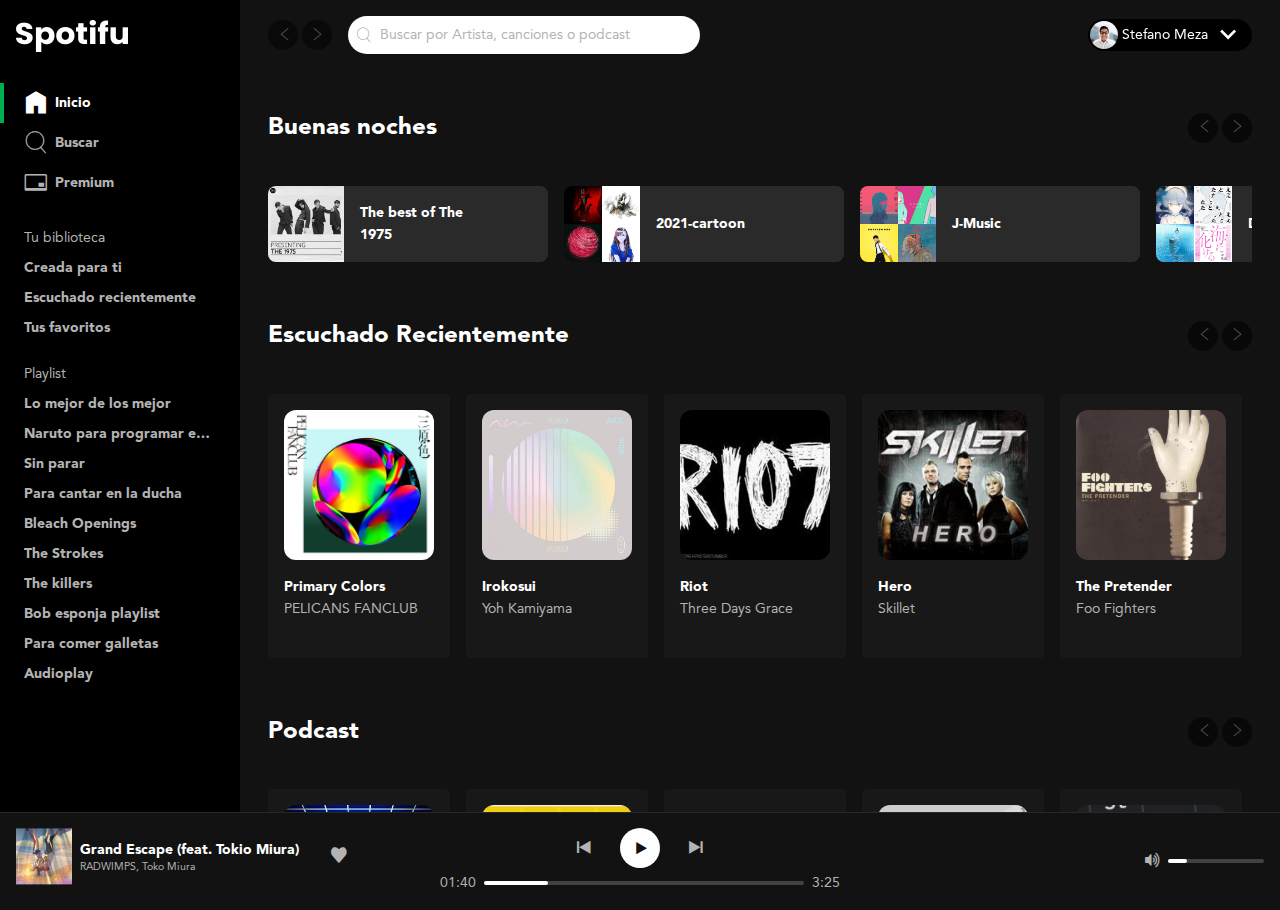
<file: index.html>
<!DOCTYPE html>
<html lang="en">
<head>
    <meta charset="UTF-8">
    <meta http-equiv="X-UA-Compatible" content="IE=edge">
    <meta name="viewport" content="width=device-width, initial-scale=1.0">
    <title>Spotifu</title>
    <link rel="stylesheet" href="./css/index.css">
    <meta property="og:title" content="Spotifu, the best music" />
    <meta property="og:type" content="website" />
    <meta property="og:url" content="" />
    <meta property="og:image" content="./img/spotifu-logo.png" />
    <meta property="og:description" 
    content="Heres the best music in the world, where you can download and heart it from free" />
    <link rel="apple-touch-icon" sizes="57x57" href="./favicon/apple-icon-57x57.png">
    <link rel="apple-touch-icon" sizes="60x60" href="./favicon/apple-icon-60x60.png">
    <link rel="apple-touch-icon" sizes="72x72" href="./favicon/apple-icon-72x72.png">
    <link rel="apple-touch-icon" sizes="76x76" href="./favicon/apple-icon-76x76.png">
    <link rel="apple-touch-icon" sizes="114x114" href="./favicon/apple-icon-114x114.png">
    <link rel="apple-touch-icon" sizes="120x120" href="./favicon/apple-icon-120x120.png">
    <link rel="apple-touch-icon" sizes="144x144" href="./favicon/apple-icon-144x144.png">
    <link rel="apple-touch-icon" sizes="152x152" href="./favicon/apple-icon-152x152.png">
    <link rel="apple-touch-icon" sizes="180x180" href="./favicon/apple-icon-180x180.png">
    <link rel="icon" type="image/png" sizes="192x192"  href="./favicon/android-icon-192x192.png">
    <link rel="icon" type="image/png" sizes="32x32" href="./favicon/favicon-32x32.png">
    <link rel="icon" type="image/png" sizes="96x96" href="./favicon/favicon-96x96.png">
    <link rel="icon" type="image/png" sizes="16x16" href="./favicon/favicon-16x16.png">
    <link rel="manifest" href="/manifest.json">
    <meta name="msapplication-TileColor" content="#ffffff">
    <meta name="msapplication-TileImage" content="/ms-icon-144x144.png">
    <meta name="theme-color" content="#ffffff">
</head>
<body class="body"> 
    <div class="layout">
       
            <div class="sidebar">
                    <header class="logo" role="banner">
                        <a href="/" aria-current="page">
                            <img src="img/spotifu-logo.png" alt="Logo de Spotifu" class="logo-image" width="112" height="32">
                        </a>
                    </header>
                    <nav class="menu" aria-label="Principal">
                        <ul class="menu-list">
                            <li class="menuItem is-active">
                                <a href="/" aria-current="page" class="link">
                                    <i class="icon-home" aria-hidden="true"></i> <span>Inicio</span>
                                </a>
                            </li>
                            <li class="menuItem">
                                <a href="/" aria-current="page" class="link">
                                    <i class="icon-search" ></i> <span>Buscar</span>
                                </a>
                            </li>
                            <li class="menuItem">
                                <a href="/" aria-current="page" class="link">
                                    <i class="icon-credit-card"></i> <span>Premium</span>
                                </a>
                            </li>
                        </ul>
                    </nav>
                    <nav class="list" aria-labelledby="library-navigation">
                        <h2 class="list-title" id="library-navigation">Tu biblioteca</h2>
                        <ul class="list-content">
                            <li class="list-item">
                                <a href="" class="link">Creada para ti</a>
                            </li>
                            <li class="list-item">
                                <a href="" class="link">Escuchado recientemente</a>
                            </li>
                            <li class="list-item">
                                <a href="" class="link">Tus favoritos</a>
                            </li>
                        </ul>
                    </nav>
                    <nav class="list" aria-labelledby="playlist-navigation">
                        <h2 class="list-title" id="playlist-navigation">Playlist</h2>
                        <ul class="list-content">
                            <li class="list-item">
                                <span class="ellipsis">
                                    <a href="" class="link">Lo mejor de los mejor</a>
                                </span>
                            </li>
                            <li class="list-item">
                                <span class="ellipsis">
                                    <a href="" class="link">Naruto para programar en la ducha</a>
                                </span>
                            </li>
                            <li class="list-item">
                                <span class="ellipsis">
                                    <a href="" class="link">Sin parar</a>
                                </span>
                            </li>
                            <li class="list-item">
                                <span class="ellipsis">
                                    <a href="" class="link">Para cantar en la ducha </a>
                                </span>
                            </li>
                            <li class="list-item">
                                <span class="ellipsis">
                                    <a href="" class="link">Bleach Openings</a>     
                                </span>
                            </li>
                            <li class="list-item">
                                <span class="ellipsis">
                                    <a href="" class="link">The Strokes</a>
                                </span>
                            </li>
                            <li class="list-item">
                                <span class="ellipsis">
                                    
                                    <a href="" class="link">The killers</a>
                                </span>
                            </li>
                            <li class="list-item">
                                <span class="ellipsis">
                                    
                                    <a href="" class="link">Bob esponja playlist</a>
                                </span>
                            </li>
                            <li class="list-item">
                                <span class="ellipsis">
                                    
                                    <a href="" class="link">Para comer galletas</a>
                                </span>
                            </li>
                            <li class="list-item">
                                <span class="ellipsis">
                                    
                                    <a href="" class="link">Audioplay</a>
                                </span>
                            </li>
                        </ul>
                    </nav>
            </div>
          
            <div class="page">
                    <div class="sticky">
                        <div class="page-block">
                            <header  class="header " aria-label="Barra superior y menú del usuario">
                                <div class="navigation">
                                    <button disabled href="" aria-label="Volver" title="Volver" class="navigation-prev">
                                        <i class="icon-arrow-left" aria-hidden="true"></i>
                                    </button>
                                    <button disabled href="" aria-label="Avanzar " title="Avanzar" class="navigation-next">
                                        <i class="icon-arrow-right" aria-hidden="true"></i>
                                    </button>
                                </div>
                                <form class="search" role="search" aria-label="Buscar por Artista, canciones o podcast" >
                                    <i class="icon-search" aria-hidden="true" ></i>
                                    <input type="search" placeholder="Buscar por Artista, canciones o podcast">
                                </form>
                                <div class="user">
                                    <div class="user-container">
                                        <div class="user-picture">
                                            <img src="img/profile.jpg" alt="Foto de Perfil Usuario Piero Meza">
                                        </div>
                                        <span class="user-name">Stefano Meza</span>
                                       
                                    </div>
                                    <i class="icon-vector"></i>
                                </div>
                            </header>
                        </div>
                    </div>
                    <main class="page-block">
                        <section class="playlistList" aria-labelledby="region1">
                            <div class="playlistList-top">
                                <h2 class="playlistList-title" id="region1">Buenas noches</h2>
                                <div class="navigation">
                                    <button disabled href="" aria-label="Volver" title="Volver" class="navigation-prev">
                                        <i class="icon-arrow-left" aria-hidden="true"></i>
                                    </button>
                                    <button disabled href="" aria-label="Avanzar " title="Avanzar" class="navigation-next">
                                        <i class="icon-arrow-right" aria-hidden="true"></i>
                                    </button>
                                </div>
                            </div>
                            <div class="playlistList-container">
                                <div class="playlistB">
                                    <div class="playlistB-cover">
                                        <img src="./img/playlistB/Best1975-pl.jpg" alt="Cover de la playlist The best of The 1975">
                                    </div>
                                    <div class="playlistB-details">
                                        <h3 class="playlistB-title"> <a href="./playlist.html">The best of The 1975</a> </h3>
                                        <div class="playlistB-control">
                                            <button class="buttonIcon is-primary" title="Reporducir la lista de reproducción The best of The 1975" aria-label="Reporducir la lista de reproducción The best of The 1975">
                                                <i class="icon-play" aria-hidden="true"></i>
                                            </button>
                                        </div>
                                    </div>
                                </div>
                                <div class="playlistB">
                                    <div class="playlistB-cover">
                                        <img src="./img/playlistB/cartoon-pl.jpg" alt="Cover de la playlist Anime Hits">
                                    </div>
                                    <div class="playlistB-details">
                                        <h3 class="playlistB-title"> <a href="./playlist2.html">2021-cartoon</a> </h3>
                                        <div class="playlistB-control">
                                            <button class="buttonIcon is-primary" title="Reporducir la lista de reproducción 2021-cartoon" aria-label="Reporducir la lista de reproducción 2021-cartoon">
                                                <i class="icon-play" aria-hidden="true"></i>
                                            </button>
                                        </div>
                                    </div>
                                </div>
                                <div class="playlistB">
                                    <div class="playlistB-cover">
                                        <img src="./img/playlistB/jmusic-pl.jpg" alt="Cover de la playlist Anime Hits">
                                    </div>
                                    <div class="playlistB-details">
                                        <h3 class="playlistB-title">J-Music</h3>
                                        <div class="playlistB-control">
                                            <button class="buttonIcon is-primary" title="Reporducir la lista de reproducción J-Music" aria-label="Reporducir la lista de reproducción J-Music">
                                                <i class="icon-play" aria-hidden="true"></i>
                                            </button>
                                        </div>
                                    </div>
                                </div>
                                <div class="playlistB">
                                    <div class="playlistB-cover">
                                        <img src="./img/playlistB/discover-pl.jpg" alt="Cover de la playlist Anime Hits">
                                    </div>
                                    <div class="playlistB-details">
                                        <h3 class="playlistB-title">Discover</h3>
                                        <div class="playlistB-control">
                                            <button class="buttonIcon is-primary" title="Reporducir la lista de reproducción Discover" aria-label="Reporducir la lista de reproducción Discover">
                                                <i class="icon-play" aria-hidden="true"></i>
                                            </button>
                                        </div>
                                    </div>
                                </div>
                                <div class="playlistB">
                                    <div class="playlistB-cover">
                                        <img src="./img/playlistB/rock-lp.jpg" alt="Cover de la playlist Rock of Ages">
                                    </div>
                                    <div class="playlistB-details">
                                        <h3 class="playlistB-title">Rock of Ages</h3>
                                        <div class="playlistB-control">
                                            <button class="buttonIcon is-primary" title="Reporducir la lista de reproducción Rock of Ages" aria-label="Reporducir la lista de reproducción Rock of Ages">
                                                <i class="icon-play" aria-hidden="true"></i>
                                            </button>
                                        </div>
                                    </div>
                                </div>
                                <div class="playlistB">
                                    <div class="playlistB-cover">
                                        <img src="./img/playlistB/garage-lp.jpg" alt="Cover de la playlist In the Garage">
                                    </div>
                                    <div class="playlistB-details">
                                        <h3 class="playlistB-title">In the Garage</h3>
                                        <div class="playlistB-control">
                                            <button class="buttonIcon is-primary" title="Reporducir la lista de reproducción In the Garage" aria-label="Reporducir la lista de reproducción In the Garage">
                                                <i class="icon-play" aria-hidden="true"></i>
                                            </button>
                                        </div>
                                    </div>
                                </div>
                                <div class="playlistB">
                                    <div class="playlistB-cover">
                                        <img src="./img/playlistB/GoPunkYourself-lp.jpg" alt="Cover de la playlist Go Punk Yourself">
                                    </div>
                                    <div class="playlistB-details">
                                        <h3 class="playlistB-title">Go Punk Yourself</h3>
                                        <div class="playlistB-control">
                                            <button class="buttonIcon is-primary" title="Reporducir la lista de reproducción Go Punk Yourself" aria-label="Reporducir la lista de reproducción Go Punk Yourself">
                                                <i class="icon-play" aria-hidden="true"></i>
                                            </button>
                                        </div>
                                    </div>
                                </div>
                                <div class="playlistB">
                                    <div class="playlistB-cover">
                                        <img src="./img/playlistB/knows-lp.jpg" alt="Cover de la playlist Youtube knows me well">
                                    </div>
                                    <div class="playlistB-details">
                                        <h3 class="playlistB-title">Gritando por la vida</h3>
                                        <div class="playlistB-control">
                                            <button class="buttonIcon is-primary" title="Reporducir la lista de reproducción Youtube knows me well" aria-label="Reporducir la lista de reproducción Youtube knows me well">
                                                <i class="icon-play" aria-hidden="true"></i>
                                            </button>
                                        </div>
                                    </div>
                                </div>
                                <div class="playlistB">
                                    <div class="playlistB-cover">
                                        <img src="./img/playlistB/busy-lp.jpg" alt="Cover de la playlist Busy">
                                    </div>
                                    <div class="playlistB-details">
                                        <h3 class="playlistB-title">Youtube knows me well</h3>
                                        <div class="playlistB-control">
                                            <button class="buttonIcon is-primary" title="Reporducir la lista de reproducción Youtube knows me well" aria-label="Reporducir la lista de reproducción Youtube knows me well">
                                                <i class="icon-play" aria-hidden="true"></i>
                                            </button>
                                        </div>
                                    </div>
                                </div>
                            </div>
                        </section>
                    
                        <section class="playlistList" aria-labelledby="region2">
                            <div class="playlistList-top">
                                <h2 class="playlistList-title" id="region2">Escuchado Recientemente</h2>
                                <div class="navigation">
                                    <button disabled href="" aria-label="Volver" title="Volver" class="navigation-prev">
                                        <i class="icon-arrow-left" aria-hidden="true"></i>
                                    </button>
                                    <button disabled href="" aria-label="Avanzar " title="Avanzar" class="navigation-next">
                                        <i class="icon-arrow-right" aria-hidden="true"></i>
                                    </button>
                                </div>
                            </div>
                            
                            <div class="playlistList-container">
                                <div class="playlistA">
                                    <div class="playlistA-cover">
                                        <img src="img/playlistA/primary-lp.jpg" alt="Cover de la canción Primary Colors por PELICANS FANCLUB">
                                        <button class="buttonIcon is-primary" aria-label="Reproducir" title="Reproducir">
                                            <i class="icon-play" aria-hidden="true"></i>
                                        </button>
                                    </div>
                                    <h3 class="playlistA-title">Primary Colors</h3>
                                    <h4 class="playlistA-description">PELICANS FANCLUB</h4>
                                </div>
                                <div class="playlistA">
                                    <div class="playlistA-cover">
                                        <img src="img/playlistA/irokosui-lp.jpg" alt="Cover de la canción Irokosui por Yoh Kamiyama">
                                        <button class="buttonIcon is-primary" aria-label="Reproducir" title="Reproducir">
                                            <i class="icon-play" aria-hidden="true"></i>
                                        </button>
                                    </div>
                                    <h3 class="playlistA-title">Irokosui</h3>
                                    <h4 class="playlistA-description">Yoh Kamiyama</h4>
                                </div>
                                <div class="playlistA">
                                    <div class="playlistA-cover">
                                        <img src="img/playlistA/riot-lp.jpg" alt="Cover de la canción Riot por Three Days Grace">
                                        <button class="buttonIcon is-primary" aria-label="Reproducir" title="Reproducir">
                                            <i class="icon-play" aria-hidden="true"></i>
                                        </button>
                                    </div>
                                    <h3 class="playlistA-title">Riot</h3>
                                    <h4 class="playlistA-description">Three Days Grace</h4>
                                </div>
                                <div class="playlistA">
                                    <div class="playlistA-cover">
                                        <img src="img/playlistA/hero.jpg" alt="Cover de la canción Hero por Skillet">
                                        <button class="buttonIcon is-primary" aria-label="Reproducir" title="Reproducir">
                                            <i class="icon-play" aria-hidden="true"></i>
                                        </button>
                                    </div>
                                    <h3 class="playlistA-title">Hero</h3>
                                    <h4 class="playlistA-description">Skillet</h4>
                                </div>
                                <div class="playlistA">
                                    <div class="playlistA-cover">
                                        <img src="img/playlistA/pretender.jpg" alt="Cover de la canción The Pretender por Foo Fighters">
                                        <button class="buttonIcon is-primary" aria-label="Reproducir" title="Reproducir">
                                            <i class="icon-play" aria-hidden="true"></i>
                                        </button>
                                    </div>
                                    <h3 class="playlistA-title">The Pretender</h3>
                                    <h4 class="playlistA-description">Foo Fighters</h4>
                                </div>
                                <div class="playlistA">
                                    <div class="playlistA-cover">
                                        <img src="img/playlistA/kid.jpg" alt="Cover de la canción You are Gonna Go Far, Kid por The Offspring">
                                        <button class="buttonIcon is-primary" aria-label="Reproducir" title="Reproducir">
                                            <i class="icon-play" aria-hidden="true"></i>
                                        </button>
                                    </div>
                                    <h3 class="playlistA-title">You are Gonna Go Far, Kid</h3>
                                    <h4 class="playlistA-description">The Offspring</h4>
                                </div>
                                <div class="playlistA">
                                    <div class="playlistA-cover">
                                        <img src="img/playlistA/pleaser.jpg" alt="Cover de la canción Pleaser por The Wallows">
                                        <button class="buttonIcon is-primary" aria-label="Reproducir" title="Reproducir">
                                            <i class="icon-play" aria-hidden="true"></i>
                                        </button>
                                    </div>
                                    <h3 class="playlistA-title">Pleaser</h3>
                                    <h4 class="playlistA-description">Wallows</h4>
                                </div>
                                <div class="playlistA">
                                    <div class="playlistA-cover">
                                        <img src="img/playlistA/Lean-on.jpg" alt="Cover de la canción Lean on por Major Lazer">
                                        <button class="buttonIcon is-primary" aria-label="Reproducir" title="Reproducir">
                                            <i class="icon-play" aria-hidden="true"></i>
                                        </button>
                                    </div>
                                    <h3 class="playlistA-title">Leon on</h3>
                                    <h4 class="playlistA-description">Major Lazer</h4>
                                </div>
                                <div class="playlistA">
                                    <div class="playlistA-cover">
                                        <img src="img/playlistA/takeonme.jpg" alt="Cover de la canción Take on Me por A-ha">
                                        <button class="buttonIcon is-primary" aria-label="Reproducir" title="Reproducir">
                                            <i class="icon-play" aria-hidden="true"></i>
                                        </button>
                                    </div>
                                    <h3 class="playlistA-title">Take on Me</h3>
                                    <h4 class="playlistA-description">A-ha</h4>
                                </div>
                            </div>
                        </section>
                        <section class="playlistList" aria-labelledby="region3">
                            <div class="playlistList-top">
                                <h2 class="playlistList-title" id="region3">Podcast</h2>
                                <div class="navigation">
                                    <button disabled href="" aria-label="Volver" title="Volver" class="navigation-prev">
                                        <i class="icon-arrow-left" aria-hidden="true"></i>
                                    </button>
                                    <button disabled href="" aria-label="Avanzar " title="Avanzar" class="navigation-next">
                                        <i class="icon-arrow-right" aria-hidden="true"></i>
                                    </button>
                                </div>
                            </div>
                            
                            <div class="playlistList-container">
                                <div class="playlistA">
                                    <div class="playlistA-cover">
                                        <img src="img/podcast/techstuff.jpg" alt="Cover del Podcast TechStuff">
                                        <button class="buttonIcon is-primary" aria-label="Reproducir" title="Reproducir">
                                            <i class="icon-play" aria-hidden="true"></i>
                                        </button>
                                    </div>
                                    <h3 class="playlistA-title">Tech Stuff</h3>
                                    <h4 class="playlistA-description">Jonathan Strickland</h4>
                                </div>
                                <div class="playlistA">
                                    <div class="playlistA-cover">
                                        <img src="img/podcast/javascript.jpg" alt="Cover del Podcast Javascript Jabber">
                                        <button class="buttonIcon is-primary" aria-label="Reproducir" title="Reproducir">
                                            <i class="icon-play" aria-hidden="true"></i>
                                        </button>
                                    </div>
                                    <h3 class="playlistA-title">Javascript Jabber</h3>
                                    <h4 class="playlistA-description">DevChat.TV</h4>
                                </div>
                                <div class="playlistA">
                                    <div class="playlistA-cover">
                                        <img src="img/podcast/tech.png" alt="Cover del Podcast Tecnologería">
                                        <button class="buttonIcon is-primary" aria-label="Reproducir" title="Reproducir">
                                            <i class="icon-play" aria-hidden="true"></i>
                                        </button>
                                    </div>
                                    <h3 class="playlistA-title">Tecnologería</h3>
                                    <h4 class="playlistA-description">Tecnologería.TV</h4>
                                </div>
                                <div class="playlistA ellipsis">
                                    <div class="playlistA-cover">
                                        <img src="img/podcast/procas.jpg" alt="Cover del Podcast Deja de PROCRASTINAR: consejos y estrategias para dejar de hacerlo">
                                        <button class="buttonIcon is-primary" aria-label="Reproducir" title="Reproducir">
                                            <i class="icon-play" aria-hidden="true"></i>
                                        </button>
                                    </div>
                                    <h3 class="playlistA-title">Deja de PROCRASTINAR: consejos y estrategias para dejar de hacerlo</h3>
                                    <h4 class="playlistA-description">MiduDev</h4>
                                </div>
                                <div class="playlistA ellipsis">
                                    <div class="playlistA-cover">
                                        <img src="img/podcast/stateofjs.jpg" alt="Cover del Podcast State of JS 2020 - Mesa redonda - ¿¡La muerte de Angular y Redux!?">
                                        <button class="buttonIcon is-primary" aria-label="Reproducir" title="Reproducir">
                                            <i class="icon-play" aria-hidden="true"></i>
                                        </button>
                                    </div>
                                    <h3 class="playlistA-title">State of JS 2020 - Mesa redonda - ¿¡La muerte de Angular y Redux!? </h3>
                                    <h4 class="playlistA-description">MiduDev</h4>
                                </div>
                                <div class="playlistA ellipsis">
                                    <div class="playlistA-cover">
                                        <img src="img/podcast/ceovercel.jpeg" alt="Cover del Podcast Entrevista a Guillermo Rauch, CEO de Vercel">
                                        <button class="buttonIcon is-primary" aria-label="Reproducir" title="Reproducir">
                                            <i class="icon-play" aria-hidden="true"></i>
                                        </button>
                                    </div>
                                    <h3 class="playlistA-title">Entrevista a Guillermo Rauch, CEO de Vercel</h3>
                                    <h4 class="playlistA-description">MiduDev</h4>
                                </div>
                                <div class="playlistA ellipsis">
                                    <div class="playlistA-cover">
                                        <img src="img/podcast/aple.jpg" alt="Cover del Podcast Qué esperamos del evento WWDC21 ">
                                        <button class="buttonIcon is-primary" aria-label="Reproducir" title="Reproducir">
                                            <i class="icon-play" aria-hidden="true"></i>
                                        </button>
                                    </div>
                                    <h3 class="playlistA-title ">Qué esperamos del evento WWDC21</h3>
                                    <h4 class="playlistA-description">MoureDev</h4>
                                </div>
                                <div class="playlistA ellipsis">
                                    <div class="playlistA-cover">
                                        <img src="img/podcast/hector.jpg" alt="Cover del Podcast Cursos de programación gratuitos vs de paga">
                                        <button class="buttonIcon is-primary" aria-label="Reproducir" title="Reproducir">
                                            <i class="icon-play" aria-hidden="true"></i>
                                        </button>
                                    </div>
                                    <h3 class="playlistA-title">Cursos de programación gratuitos vs de paga</h3>
                                    <h4 class="playlistA-description">Hector De Leon</h4>
                                </div>
                                <div class="playlistA  ellipsis">
                                    <div class="playlistA-cover">
                                        <img src="img/podcast/hola.jpg" alt="Cover del Podcast Hola Mundo ">
                                        <button class="buttonIcon is-primary" aria-label="Reproducir" title="Reproducir">
                                            <i class="icon-play" aria-hidden="true"></i>
                                        </button>
                                    </div>
                                    <h3 class="playlistA-title">Hola Mundo</h3>
                                    <h4 class="playlistA-description">Algo que recordar</h4>
                                </div>
                            </div>
                        </section>
                        <section class="playlistList" aria-labelledby="region4">
                            <div class="playlistList-top">
                                <h2 class="playlistList-title" id="region4">Lo mejor de lo mejor</h2>
                                <div class="navigation">
                                    <button disabled href="" aria-label="Volver" title="Volver" class="navigation-prev">
                                        <i class="icon-arrow-left" aria-hidden="true"></i>
                                    </button>
                                    <button disabled href="" aria-label="Avanzar " title="Avanzar" class="navigation-next">
                                        <i class="icon-arrow-right" aria-hidden="true"></i>
                                    </button>
                                </div>
                            </div>
                            
                            <div class="playlistList-container">
                                <div class="playlistA">
                                    <div class="playlistA-cover">
                                        <img src="img/lomejor/jungle.PNG" alt="Cover de la canción Jungle P por 5050">
                                        <button class="buttonIcon is-primary" aria-label="Reproducir" title="Reproducir">
                                            <i class="icon-play" aria-hidden="true"></i>
                                        </button>
                                    </div>
                                    <h3 class="playlistA-title"> Jungle P</h3>
                                    <h4 class="playlistA-description">5050</h4>
                                </div>
                                <div class="playlistA">
                                    <div class="playlistA-cover">
                                        <img src="img/lomejor/wecan.PNG" alt="Cover de la canción We can por Kishidan y Hiroshi Kitadani">
                                        <button class="buttonIcon is-primary" aria-label="Reproducir" title="Reproducir">
                                            <i class="icon-play" aria-hidden="true"></i>
                                        </button>
                                    </div>
                                    <h3 class="playlistA-title">We can</h3>
                                    <h4 class="playlistA-description">Kishidan y Hiroshi Kitadani</h4>
                                </div>
                                <div class="playlistA">
                                    <div class="playlistA-cover">
                                        <img src="img/lomejor/ohlove.PNG" alt="Cover de la canción Oh Love por Prateek Kuhad ">
                                        <button class="buttonIcon is-primary" aria-label="Reproducir" title="Reproducir">
                                            <i class="icon-play" aria-hidden="true"></i>
                                        </button>
                                    </div>
                                    <h3 class="playlistA-title">Oh Love</h3>
                                    <h4 class="playlistA-description">Prateek Kuhad</h4>
                                </div>
                                <div class="playlistA">
                                    <div class="playlistA-cover">
                                        <img src="img/lomejor/cold.PNG" alt="Cover de la canción Cold/mess por Prateek Kuhad ">
                                        <button class="buttonIcon is-primary" aria-label="Reproducir" title="Reproducir">
                                            <i class="icon-play" aria-hidden="true"></i>
                                        </button>
                                    </div>
                                    <h3 class="playlistA-title">COld/mess</h3>
                                    <h4 class="playlistA-description">Prateek Kuhad</h4>
                                </div>
                                <div class="playlistA">
                                    <div class="playlistA-cover">
                                        <img src="img/lomejor/liveitup.PNG" alt="Cover de la canción Live it Up por Nicky Jam & Will Smith">
                                        <button class="buttonIcon is-primary" aria-label="Reproducir" title="Reproducir">
                                            <i class="icon-play" aria-hidden="true"></i>
                                        </button>
                                    </div>
                                    <h3 class="playlistA-title">Live it Up</h3>
                                    <h4 class="playlistA-description">Nicky Jam & Will Smith</h4>
                                </div>
                                <div class="playlistA">
                                    <div class="playlistA-cover">
                                        <img src="img/lomejor/levels.png" alt="Cover de la canción Levels por Avicci ">
                                        <button class="buttonIcon is-primary" aria-label="Reproducir" title="Reproducir">
                                            <i class="icon-play" aria-hidden="true"></i>
                                        </button>
                                    </div>
                                    <h3 class="playlistA-title">Levels</h3>
                                    <h4 class="playlistA-description"> Avicci</h4>
                                </div>
                                <div class="playlistA">
                                    <div class="playlistA-cover">
                                        <img src="img/lomejor/cant.jpg" alt="Cover de la canción Cant Hold Us por Macklemore & Ryan Lewis ">
                                        <button class="buttonIcon is-primary" aria-label="Reproducir" title="Reproducir">
                                            <i class="icon-play" aria-hidden="true"></i>
                                        </button>
                                    </div>
                                    <h3 class="playlistA-title">Cant Hold Us</h3>
                                    <h4 class="playlistA-description">Macklemore & Ryan Lewis</h4>
                                </div>
                                <div class="playlistA">
                                    <div class="playlistA-cover">
                                        <img src="img/lomejor/beli.PNG" alt="Cover de la canción Beliver por Imagine Dragons">
                                        <button class="buttonIcon is-primary" aria-label="Reproducir" title="Reproducir">
                                            <i class="icon-play" aria-hidden="true"></i>
                                        </button>
                                    </div>
                                    <h3 class="playlistA-title">Beliver</h3>
                                    <h4 class="playlistA-description">Imagine Dragons</h4>
                                </div>
                                <div class="playlistA">
                                    <div class="playlistA-cover">
                                        <img src="img/lomejor/radio.PNG" alt="Cover de la canción Radioctive por Imagine Dragons">
                                        <button class="buttonIcon is-primary" aria-label="Reproducir" title="Reproducir">
                                            <i class="icon-play" aria-hidden="true"></i>
                                        </button>
                                    </div>
                                    <h3 class="playlistA-title">Radioctive</h3>
                                    <h4 class="playlistA-description">Imagine Dragons</h4>
                                </div>
                            </div>
                        </section>
                    </main>
            </div>
        
   
        <footer>
            <div class="player">
                    <div class="player-nowPlaying">
                        <div class="nowPlaying">
                            <div class="nowPlaying-cover">
                                <img src="img/MiniCover.png" alt="Portada Grand Scape">
                            </div>
                            <div class="nowPlaying-details">
                                <div class="nowPlaying-description">
                                    <a href="#song" class="nowPlaying-title">
                                        Grand Escape (feat. Tokio Miura) 
                                    </a> 
                                    <a href="#RADWIMPS" class="nowPlaying-artist"> 
                                        RADWIMPS, Toko Miura 
                                    </a> 
                                </div>
                                <div class="nowPlaying-actions">
                                    <button class="player-control"  role="switch" title="Guardar en tu biblioteca" aria-label="Guardar en tu biblioteca" aria-checked="false">
                                        <i class="icon-heart" aria-hidden="true"></i>
                                    </button>
                                </div>
                               
                            </div>
                        </div>
                    </div>
                    <div class="player-PlayerControls">
                        <div class="playerControls">
                            <div class="playerControls-buttons" aria-label="Controles de reproducción">
                                <button class="buttonIcon" aria-label="Anterior" title="Anterior">
                                    <i class="icon-prev" aria-hidden="true"></i>
                                </button>
                                <button class="buttonIcon is-white" aria-label="Reproducir">
                                    <i class="icon-play" aria-hidden="true"></i>
                                </button>
                                <button class="buttonIcon" aria-label="Siguiente" title="Siguiente">
                                    <i class="icon-next" aria-hidden="true"></i>
                                </button>
                            </div>
                            
                            <div class="playerPlayback">
                                <span class="playerPlayback-progressTime">01:40</span>
                                <div class="playerPlayback-slider">
                                    <div class="slider">
                                        <div class="slider-progress">
                                            <button class="slider-button" aria-label="Controlar el progreso de la reproducción"></button>
                                        </div>
                                    </div>
                                </div>
                                <span class="playPlayback-progressTime">3:25</span>
                            </div>
                        </div>
                    </div>
                    <div class="player-playerVolumen">
                        <div class="playerVolumen">
                            <button class="player-control" aria-describedby="volumen-icon" aria-label="Silenciar">
                                <i class="icon-volume-up" id="volumen-icon" aria-hidden="true" role="presentation" aria-label="Volumen alto"></i>
                            </button>
                            <div class="playerVolumen-slider">
                                <div class="slider">
                                    <div class="slider-progress">
                                        <button class="slider-button" aria-label="Controlar el progreso de la reproducción"></button>
                                    </div>
                                </div>
                            </div>
                        </div>
                    </div>
            </div>

        </footer>
        
    </div>


</body>
</html>
</file>
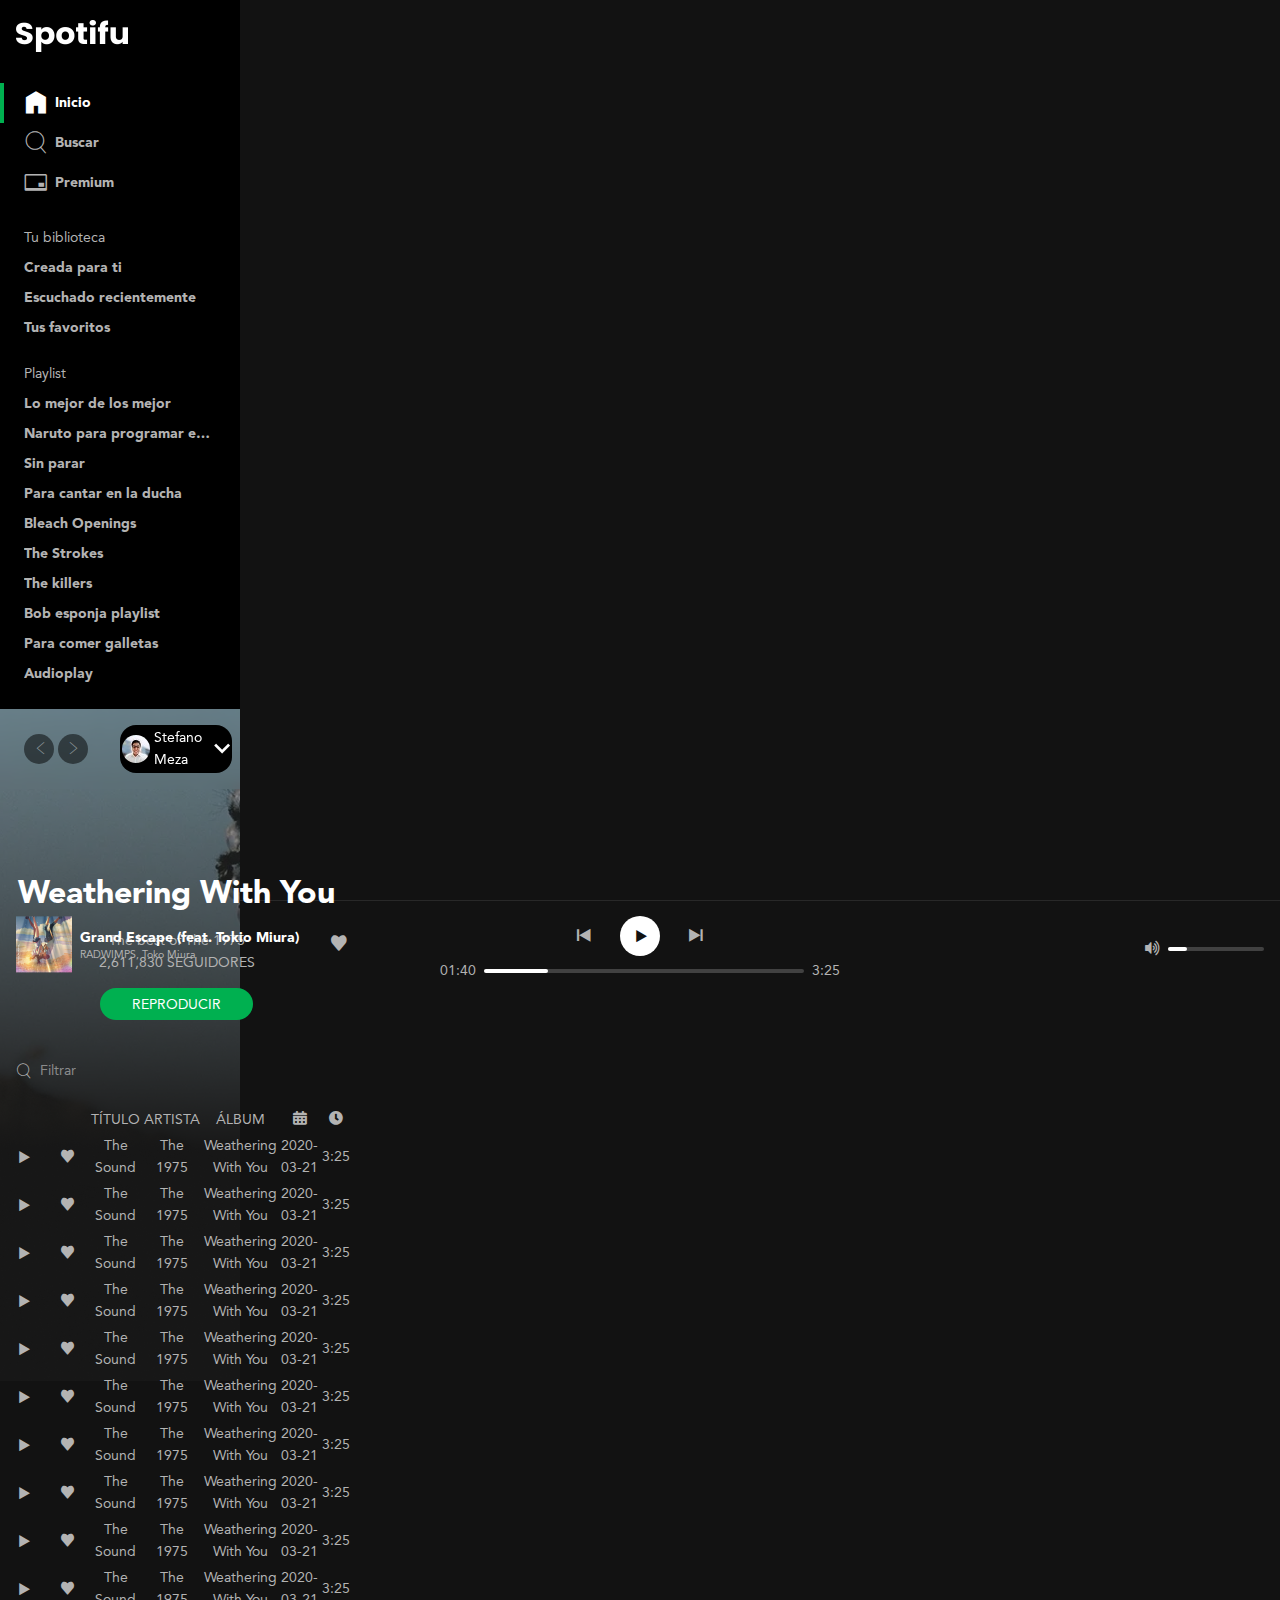
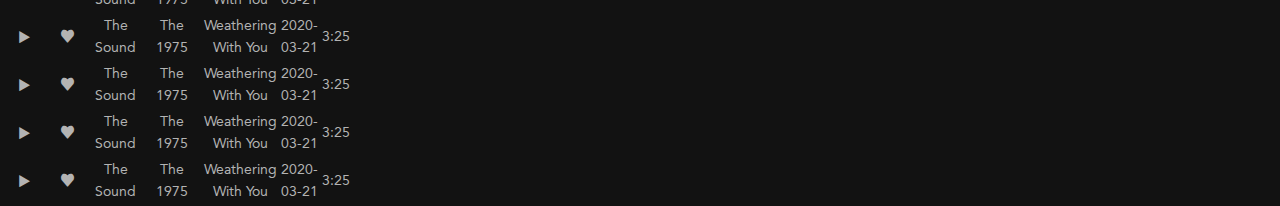
<file: playlist.html>
<!DOCTYPE html>
<html lang="en">
<head>
    <meta charset="UTF-8">
    <meta http-equiv="X-UA-Compatible" content="IE=edge">
    <meta name="viewport" content="width=device-width, initial-scale=1.0">
    <title>Spotifu</title>
    <link rel="stylesheet" href="./css/index.css">
    <meta property="og:title" content="Spotifu, the best music" />
    <meta property="og:type" content="website" />
    <meta property="og:url" content="" />
    <meta property="og:image" content="./img/spotifu-logo.png" />
    <meta property="og:description" 
    content="Heres the best music in the world, where you can download and heart it from free" />
    <link rel="apple-touch-icon" sizes="57x57" href="./favicon/apple-icon-57x57.png">
    <link rel="apple-touch-icon" sizes="60x60" href="./favicon/apple-icon-60x60.png">
    <link rel="apple-touch-icon" sizes="72x72" href="./favicon/apple-icon-72x72.png">
    <link rel="apple-touch-icon" sizes="76x76" href="./favicon/apple-icon-76x76.png">
    <link rel="apple-touch-icon" sizes="114x114" href="./favicon/apple-icon-114x114.png">
    <link rel="apple-touch-icon" sizes="120x120" href="./favicon/apple-icon-120x120.png">
    <link rel="apple-touch-icon" sizes="144x144" href="./favicon/apple-icon-144x144.png">
    <link rel="apple-touch-icon" sizes="152x152" href="./favicon/apple-icon-152x152.png">
    <link rel="apple-touch-icon" sizes="180x180" href="./favicon/apple-icon-180x180.png">
    <link rel="icon" type="image/png" sizes="192x192"  href="./favicon/android-icon-192x192.png">
    <link rel="icon" type="image/png" sizes="32x32" href="./favicon/favicon-32x32.png">
    <link rel="icon" type="image/png" sizes="96x96" href="./favicon/favicon-96x96.png">
    <link rel="icon" type="image/png" sizes="16x16" href="./favicon/favicon-16x16.png">
    <link rel="manifest" href="/manifest.json">
    <meta name="msapplication-TileColor" content="#ffffff">
    <meta name="msapplication-TileImage" content="/ms-icon-144x144.png">
    <meta name="theme-color" content="#ffffff">
</head>
<body class="body"> 
    
    <div class="layout">
        <div class="layout-block">
            <div class="layout-sidebar">
                <div class="sidebar">
                    <header class="logo" role="banner">
                        <a href="/" aria-current="page">
                            <img src="img/spotifu-logo.png" alt="Logo de Spotifu" class="logo-image" width="112" height="32">
                        </a>
                    </header>
                    <nav class="menu" aria-label="Principal">
                        <ul class="menu-list">
                            <li class="menuItem is-active">
                                <a href="/" aria-current="page" class="link">
                                    <i class="icon-home" aria-hidden="true"></i> <span>Inicio</span>
                                </a>
                            </li>
                            <li class="menuItem">
                                <a href="/" aria-current="page" class="link">
                                    <i class="icon-search" ></i> <span>Buscar</span>
                                </a>
                            </li>
                            <li class="menuItem">
                                <a href="/" aria-current="page" class="link">
                                    <i class="icon-credit-card"></i> <span>Premium</span>
                                </a>
                            </li>
                        </ul>
                    </nav>
                    <nav class="list" aria-labelledby="library-navigation">
                        <h2 class="list-title" id="library-navigation">Tu biblioteca</h2>
                        <ul class="list-content">
                            <li class="list-item">
                                <a href="" class="link">Creada para ti</a>
                            </li>
                            <li class="list-item">
                                <a href="" class="link">Escuchado recientemente</a>
                            </li>
                            <li class="list-item">
                                <a href="" class="link">Tus favoritos</a>
                            </li>
                        </ul>
                    </nav>
                    <nav class="list" aria-labelledby="playlist-navigation">
                        <h2 class="list-title" id="playlist-navigation">Playlist</h2>
                        <ul class="list-content">
                            <li class="list-item">
                                <span class="ellipsis">
                                    <a href="" class="link">Lo mejor de los mejor</a>
                                </span>
                            </li>
                            <li class="list-item">
                                <span class="ellipsis">
                                    <a href="" class="link">Naruto para programar en la ducha</a>
                                </span>
                            </li>
                            <li class="list-item">
                                <span class="ellipsis">
                                    <a href="" class="link">Sin parar</a>
                                </span>
                            </li>
                            <li class="list-item">
                                <span class="ellipsis">
                                    <a href="" class="link">Para cantar en la ducha </a>
                                </span>
                            </li>
                            <li class="list-item">
                                <span class="ellipsis">
                                    <a href="" class="link">Bleach Openings</a>     
                                </span>
                            </li>
                            <li class="list-item">
                                <span class="ellipsis">
                                    <a href="" class="link">The Strokes</a>
                                </span>
                            </li>
                            <li class="list-item">
                                <span class="ellipsis">
                                    
                                    <a href="" class="link">The killers</a>
                                </span>
                            </li>
                            <li class="list-item">
                                <span class="ellipsis">
                                    
                                    <a href="" class="link">Bob esponja playlist</a>
                                </span>
                            </li>
                            <li class="list-item">
                                <span class="ellipsis">
                                    
                                    <a href="" class="link">Para comer galletas</a>
                                </span>
                            </li>
                            <li class="list-item">
                                <span class="ellipsis">
                                    
                                    <a href="" class="link">Audioplay</a>
                                </span>
                            </li>
                        </ul>
                    </nav>
                </div>
            </div>
            
            <div class="layout-main">
                <div class="background">
                    <div class="sticky">
                        <div class="page-block">
                            <header  class="header " aria-label="Barra superior y menú del usuario">
                                <div class="navigation">
                                    <button disabled href="" aria-label="Volver" title="Volver" class="navigation-prev">
                                        <i class="icon-arrow-left" aria-hidden="true"></i>
                                    </button>
                                    <button disabled href="" aria-label="Avanzar " title="Avanzar" class="navigation-next">
                                        <i class="icon-arrow-right" aria-hidden="true"></i>
                                    </button>
                                </div>
                                <form class="search" role="search" aria-label="Buscar por Artista, canciones o podcast" >
                                    <i class="icon-search" aria-hidden="true" ></i>
                                    <input type="search" placeholder="Buscar por Artistasa, canciones o podcast">
                                </form>
                                <div class="user">
                                    <div class="user-container">
                                        <div class="user-picture">
                                            <img src="img/profile.jpg" alt="Foto de Perfil Usuario Piero Meza">
                                        </div>
                                        <span class="user-name">Stefano Meza</span>
                                        
                                    </div>
                                    <i class="icon-vector"></i>
                                </div>
                            </header>
                        </div>
                    </div>
                    <main class="page-block">
                        <section class="playlist" aria-labelledby="region1">
                            <div class="playlist-top">
                                <h1 class="playlist-name" id="region1">Weathering With You</h1>
                                <div class="playlist-information">
                                    <p class="playlist-band">The best of The 1975</p> 
                                    <p class="playlist-follow">2,611,830 SEGUIDORES</p> 
                                </div>
                                <button class="button">
                                    REPRODUCIR
                                </button>
                            </div>
                            <div class="playlist-body">
                                <form class="search is-filter is-active" role="search" aria-label="Filtrar por canción de playlist Weathering With You" >
                                    <i class="icon-search" aria-hidden="true" ></i>
                                    <input type="search" placeholder="Filtrar">
                                </form>
                                <div class="playlist-table">
                                    <table>
                                        <tr>
                                            <th></th>
                                            <th></th>
                                            <th>TÍTULO</th>
                                            <th>ARTISTA</th>
                                            <th>ÁLBUM</th>
                                            <th>
                                                <i class="icon-calendar" aria-hidden="true"></i>
                                            </th>
                                            <th>
                                                <i class="icon-clock" aria-hidden="true"></i>
                                            </th>
                                        </tr>
                                        <tr>
                                            <td>
                                                <button class="buttonIcon" aria-label="Reproducir" title="Reproducir">
                                                    <i class="icon-play" aria-hidden="true"></i>
                                                </button>
                                            </td>
                                            <td>
                                                <button class="buttonIcon" aria-label="Me gusta">
                                                    <i class="icon-heart" aria-hidden="true"></i>
                                                </button>
                                            </td>
                                            <td>The Sound</td>
                                            <td>The 1975</td>
                                            <td>Weathering With You</td>
                                            <td>2020-03-21</td>
                                            <td>3:25</td>
                                        </tr>
                                        <tr>
                                            <td>
                                                <button class="buttonIcon" aria-label="Reproducir" title="Reproducir">
                                                    <i class="icon-play" aria-hidden="true"></i>
                                                </button>
                                            </td>
                                            <td>
                                                <button class="buttonIcon" aria-label="Me gusta">
                                                    <i class="icon-heart" aria-hidden="true"></i>
                                                </button>
                                            </td>
                                            <td>The Sound</td>
                                            <td>The 1975</td>
                                            <td>Weathering With You</td>
                                            <td>2020-03-21</td>
                                            <td>3:25</td>
                                        </tr>
                                        <tr>
                                            <td>
                                                <button class="buttonIcon" aria-label="Reproducir" title="Reproducir">
                                                    <i class="icon-play" aria-hidden="true"></i>
                                                </button>
                                            </td>
                                            <td>
                                                <button class="buttonIcon" aria-label="Me gusta">
                                                    <i class="icon-heart" aria-hidden="true"></i>
                                                </button>
                                            </td>
                                            <td>The Sound</td>
                                            <td>The 1975</td>
                                            <td>Weathering With You</td>
                                            <td>2020-03-21</td>
                                            <td>3:25</td>
                                        </tr>
                                        <tr>
                                            <td>
                                                <button class="buttonIcon" aria-label="Reproducir" title="Reproducir">
                                                    <i class="icon-play" aria-hidden="true"></i>
                                                </button>
                                            </td>
                                            <td>
                                                <button class="buttonIcon" aria-label="Me gusta">
                                                    <i class="icon-heart" aria-hidden="true"></i>
                                                </button>
                                            </td>
                                            <td>The Sound</td>
                                            <td>The 1975</td>
                                            <td>Weathering With You</td>
                                            <td>2020-03-21</td>
                                            <td>3:25</td>
                                        </tr>
                                        <tr>
                                            <td>
                                                <button class="buttonIcon" aria-label="Reproducir" title="Reproducir">
                                                    <i class="icon-play" aria-hidden="true"></i>
                                                </button>
                                            </td>
                                            <td>
                                                <button class="buttonIcon" aria-label="Me gusta">
                                                    <i class="icon-heart" aria-hidden="true"></i>
                                                </button>
                                            </td>
                                            <td>The Sound</td>
                                            <td>The 1975</td>
                                            <td>Weathering With You</td>
                                            <td>2020-03-21</td>
                                            <td>3:25</td>
                                        </tr>
                                        <tr>
                                            <td>
                                                <button class="buttonIcon" aria-label="Reproducir" title="Reproducir">
                                                    <i class="icon-play" aria-hidden="true"></i>
                                                </button>
                                            </td>
                                            <td>
                                                <button class="buttonIcon" aria-label="Me gusta">
                                                    <i class="icon-heart" aria-hidden="true"></i>
                                                </button>
                                            </td>
                                            <td>The Sound</td>
                                            <td>The 1975</td>
                                            <td>Weathering With You</td>
                                            <td>2020-03-21</td>
                                            <td>3:25</td>
                                        </tr>
                                        <tr>
                                            <td>
                                                <button class="buttonIcon" aria-label="Reproducir" title="Reproducir">
                                                    <i class="icon-play" aria-hidden="true"></i>
                                                </button>
                                            </td>
                                            <td>
                                                <button class="buttonIcon" aria-label="Me gusta">
                                                    <i class="icon-heart" aria-hidden="true"></i>
                                                </button>
                                            </td>
                                            <td>The Sound</td>
                                            <td>The 1975</td>
                                            <td>Weathering With You</td>
                                            <td>2020-03-21</td>
                                            <td>3:25</td>
                                        </tr>
                                        <tr>
                                            <td>
                                                <button class="buttonIcon" aria-label="Reproducir" title="Reproducir">
                                                    <i class="icon-play" aria-hidden="true"></i>
                                                </button>
                                            </td>
                                            <td>
                                                <button class="buttonIcon" aria-label="Me gusta">
                                                    <i class="icon-heart" aria-hidden="true"></i>
                                                </button>
                                            </td>
                                            <td>The Sound</td>
                                            <td>The 1975</td>
                                            <td>Weathering With You</td>
                                            <td>2020-03-21</td>
                                            <td>3:25</td>
                                        </tr>
                                        <tr>
                                            <td>
                                                <button class="buttonIcon" aria-label="Reproducir" title="Reproducir">
                                                    <i class="icon-play" aria-hidden="true"></i>
                                                </button>
                                            </td>
                                            <td>
                                                <button class="buttonIcon" aria-label="Me gusta">
                                                    <i class="icon-heart" aria-hidden="true"></i>
                                                </button>
                                            </td>
                                            <td>The Sound</td>
                                            <td>The 1975</td>
                                            <td>Weathering With You</td>
                                            <td>2020-03-21</td>
                                            <td>3:25</td>
                                        </tr>
                                        <tr>
                                            <td>
                                                <button class="buttonIcon" aria-label="Reproducir" title="Reproducir">
                                                    <i class="icon-play" aria-hidden="true"></i>
                                                </button>
                                            </td>
                                            <td>
                                                <button class="buttonIcon" aria-label="Me gusta">
                                                    <i class="icon-heart" aria-hidden="true"></i>
                                                </button>
                                            </td>
                                            <td>The Sound</td>
                                            <td>The 1975</td>
                                            <td>Weathering With You</td>
                                            <td>2020-03-21</td>
                                            <td>3:25</td>
                                        </tr>
                                        <tr>
                                            <td>
                                                <button class="buttonIcon" aria-label="Reproducir" title="Reproducir">
                                                    <i class="icon-play" aria-hidden="true"></i>
                                                </button>
                                            </td>
                                            <td>
                                                <button class="buttonIcon" aria-label="Me gusta">
                                                    <i class="icon-heart" aria-hidden="true"></i>
                                                </button>
                                            </td>
                                            <td>The Sound</td>
                                            <td>The 1975</td>
                                            <td>Weathering With You</td>
                                            <td>2020-03-21</td>
                                            <td>3:25</td>
                                        </tr>
                                        <tr>
                                            <td>
                                                <button class="buttonIcon" aria-label="Reproducir" title="Reproducir">
                                                    <i class="icon-play" aria-hidden="true"></i>
                                                </button>
                                            </td>
                                            <td>
                                                <button class="buttonIcon" aria-label="Me gusta">
                                                    <i class="icon-heart" aria-hidden="true"></i>
                                                </button>
                                            </td>
                                            <td>The Sound</td>
                                            <td>The 1975</td>
                                            <td>Weathering With You</td>
                                            <td>2020-03-21</td>
                                            <td>3:25</td>
                                        </tr>
                                        <tr>
                                            <td>
                                                <button class="buttonIcon" aria-label="Reproducir" title="Reproducir">
                                                    <i class="icon-play" aria-hidden="true"></i>
                                                </button>
                                            </td>
                                            <td>
                                                <button class="buttonIcon" aria-label="Me gusta">
                                                    <i class="icon-heart" aria-hidden="true"></i>
                                                </button>
                                            </td>
                                            <td>The Sound</td>
                                            <td>The 1975</td>
                                            <td>Weathering With You</td>
                                            <td>2020-03-21</td>
                                            <td>3:25</td>
                                        </tr>
                                        <tr>
                                            <td>
                                                <button class="buttonIcon" aria-label="Reproducir" title="Reproducir">
                                                    <i class="icon-play" aria-hidden="true"></i>
                                                </button>
                                            </td>
                                            <td>
                                                <button class="buttonIcon" aria-label="Me gusta">
                                                    <i class="icon-heart" aria-hidden="true"></i>
                                                </button>
                                            </td>
                                            <td>The Sound</td>
                                            <td>The 1975</td>
                                            <td>Weathering With You</td>
                                            <td>2020-03-21</td>
                                            <td>3:25</td>
                                        </tr>
                                    </table>
                                    
                                    
                                </div>
                            </div>
                        </section>
                    </main>
                </div>
            </div>
        </div>
            
        </div>
        <div class="layout-block">
            <footer class="layout-bottom">
                <div class="player">
                    <div class="player-nowPlaying">
                        <div class="nowPlaying">
                            <div class="nowPlaying-cover">
                                <img src="img/MiniCover.png" alt="Portada Grand Scape">
                            </div>
                            <div class="nowPlaying-details">
                                <div class="nowPlaying-description">
                                    <a href="#song" class="nowPlaying-title">
                                        Grand Escape (feat. Tokio Miura) 
                                    </a> 
                                    <a href="#RADWIMPS" class="nowPlaying-artist"> 
                                        RADWIMPS, Toko Miura 
                                    </a> 
                                </div>
                                <div class="nowPlaying-actions">
                                    <button class="player-control"  role="switch" title="Guardar en tu biblioteca" aria-label="Guardar en tu biblioteca" aria-checked="false">
                                        <i class="icon-heart" aria-hidden="true"></i>
                                    </button>
                                </div>
                               
                            </div>
                        </div>
                    </div>
                    <div class="player-PlayerControls">
                        <div class="playerControls">
                            <div class="playerControls-buttons" aria-label="Controles de reproducción">
                                <button class="buttonIcon" aria-label="Anterior" title="Anterior">
                                    <i class="icon-prev" aria-hidden="true"></i>
                                </button>
                                <button class="buttonIcon is-white" aria-label="Reproducir">
                                    <i class="icon-play" aria-hidden="true"></i>
                                </button>
                                <button class="buttonIcon" aria-label="Siguiente" title="Siguiente">
                                    <i class="icon-next" aria-hidden="true"></i>
                                </button>
                            </div>
                            
                            <div class="playerPlayback">
                                <span class="playerPlayback-progressTime">01:40</span>
                                <div class="playerPlayback-slider">
                                    <div class="slider">
                                        <div class="slider-progress">
                                            <button class="slider-button" aria-label="Controlar el progreso de la reproducción"></button>
                                        </div>
                                    </div>
                                </div>
                                <span class="playPlayback-progressTime">3:25</span>
                            </div>
                        </div>
                    </div>
                    <div class="player-playerVolumen">
                        <div class="playerVolumen">
                            <button class="player-control" aria-describedby="volumen-icon" aria-label="Silenciar">
                                <i class="icon-volume-up" id="volumen-icon" aria-hidden="true" role="presentation" aria-label="Volumen alto"></i>
                            </button>
                            <div class="playerVolumen-slider">
                                <div class="slider">
                                    <div class="slider-progress">
                                        <button class="slider-button" aria-label="Controlar el progreso de la reproducción"></button>
                                    </div>
                                </div>
                            </div>
                        </div>
                    </div>
                </div>

            </footer>
        </div>
    </div>


</body>
</html>
</file>
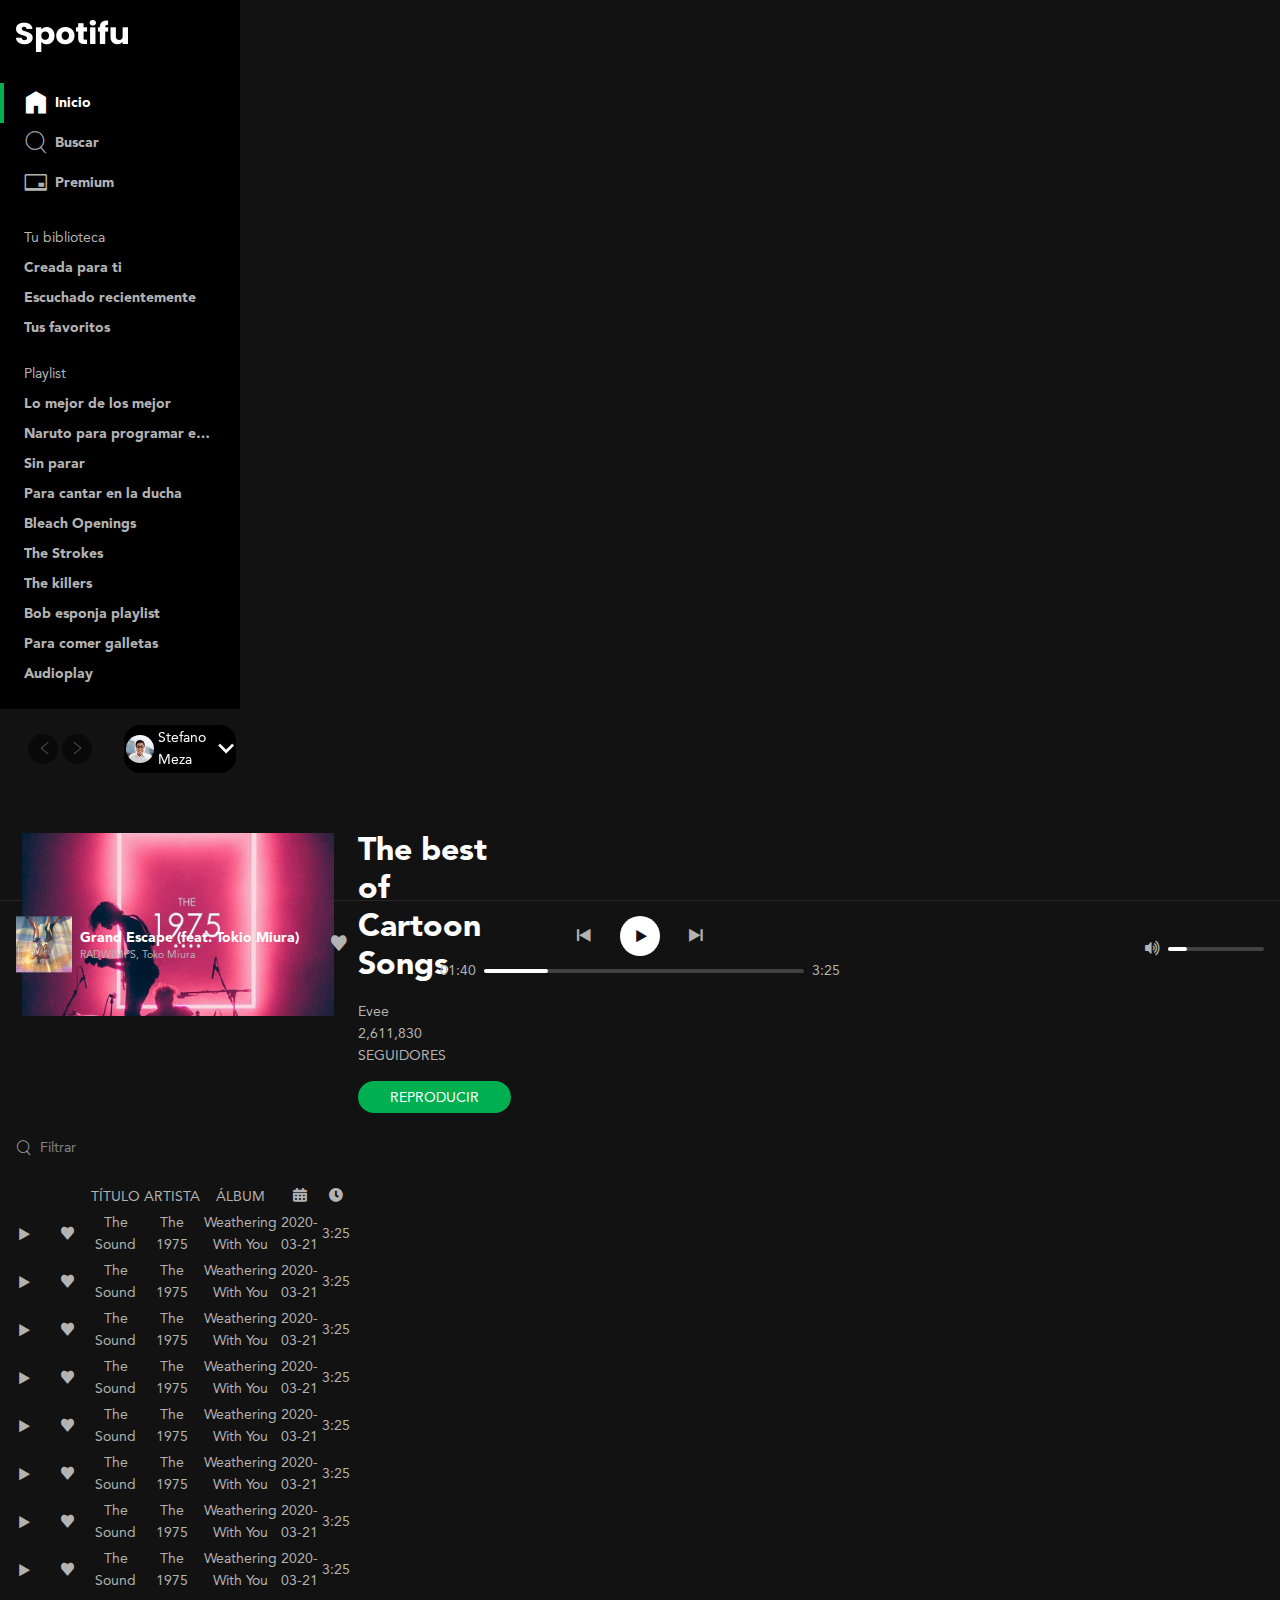
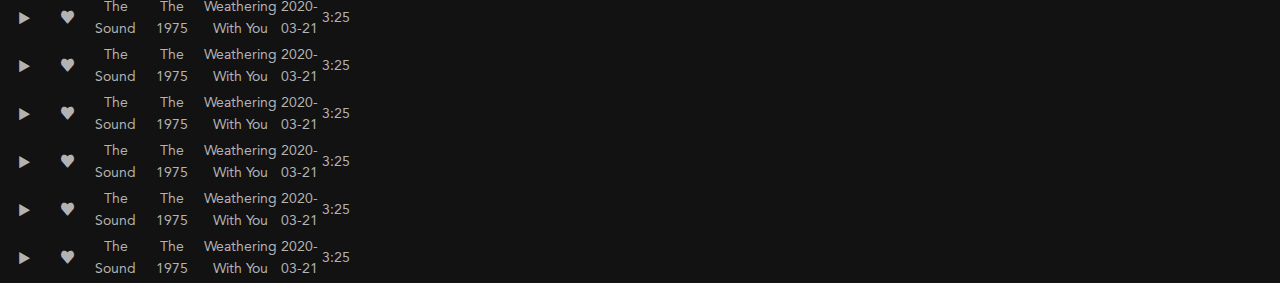
<file: playlist2.html>
<!DOCTYPE html>
<html lang="en">
<head>
    <meta charset="UTF-8">
    <meta http-equiv="X-UA-Compatible" content="IE=edge">
    <meta name="viewport" content="width=device-width, initial-scale=1.0">
    <title>Spotifu</title>
    <link rel="stylesheet" href="./css/index.css">
    <meta property="og:title" content="Spotifu, the best music" />
    <meta property="og:type" content="website" />
    <meta property="og:url" content="" />
    <meta property="og:image" content="./img/spotifu-logo.png" />
    <meta property="og:description" 
    content="Heres the best music in the world, where you can download and heart it from free" />
    <link rel="apple-touch-icon" sizes="57x57" href="./favicon/apple-icon-57x57.png">
    <link rel="apple-touch-icon" sizes="60x60" href="./favicon/apple-icon-60x60.png">
    <link rel="apple-touch-icon" sizes="72x72" href="./favicon/apple-icon-72x72.png">
    <link rel="apple-touch-icon" sizes="76x76" href="./favicon/apple-icon-76x76.png">
    <link rel="apple-touch-icon" sizes="114x114" href="./favicon/apple-icon-114x114.png">
    <link rel="apple-touch-icon" sizes="120x120" href="./favicon/apple-icon-120x120.png">
    <link rel="apple-touch-icon" sizes="144x144" href="./favicon/apple-icon-144x144.png">
    <link rel="apple-touch-icon" sizes="152x152" href="./favicon/apple-icon-152x152.png">
    <link rel="apple-touch-icon" sizes="180x180" href="./favicon/apple-icon-180x180.png">
    <link rel="icon" type="image/png" sizes="192x192"  href="./favicon/android-icon-192x192.png">
    <link rel="icon" type="image/png" sizes="32x32" href="./favicon/favicon-32x32.png">
    <link rel="icon" type="image/png" sizes="96x96" href="./favicon/favicon-96x96.png">
    <link rel="icon" type="image/png" sizes="16x16" href="./favicon/favicon-16x16.png">
    <link rel="manifest" href="/manifest.json">
    <meta name="msapplication-TileColor" content="#ffffff">
    <meta name="msapplication-TileImage" content="/ms-icon-144x144.png">
    <meta name="theme-color" content="#ffffff">
</head>
<body class="body"> 
    
    <div class="layout">
        <div class="layout-block">
            <div class="layout-sidebar">
                <div class="sidebar">
                    <header class="logo" role="banner">
                        <a href="/" aria-current="page">
                            <img src="img/spotifu-logo.png" alt="Logo de Spotifu" class="logo-image" width="112" height="32">
                        </a>
                    </header>
                    <nav class="menu" aria-label="Principal">
                        <ul class="menu-list">
                            <li class="menuItem is-active">
                                <a href="/" aria-current="page" class="link">
                                    <i class="icon-home" aria-hidden="true"></i> <span>Inicio</span>
                                </a>
                            </li>
                            <li class="menuItem">
                                <a href="/" aria-current="page" class="link">
                                    <i class="icon-search" ></i> <span>Buscar</span>
                                </a>
                            </li>
                            <li class="menuItem">
                                <a href="/" aria-current="page" class="link">
                                    <i class="icon-credit-card"></i> <span>Premium</span>
                                </a>
                            </li>
                        </ul>
                    </nav>
                    <nav class="list" aria-labelledby="library-navigation">
                        <h2 class="list-title" id="library-navigation">Tu biblioteca</h2>
                        <ul class="list-content">
                            <li class="list-item">
                                <a href="" class="link">Creada para ti</a>
                            </li>
                            <li class="list-item">
                                <a href="" class="link">Escuchado recientemente</a>
                            </li>
                            <li class="list-item">
                                <a href="" class="link">Tus favoritos</a>
                            </li>
                        </ul>
                    </nav>
                    <nav class="list" aria-labelledby="playlist-navigation">
                        <h2 class="list-title" id="playlist-navigation">Playlist</h2>
                        <ul class="list-content">
                            <li class="list-item">
                                <span class="ellipsis">
                                    <a href="" class="link">Lo mejor de los mejor</a>
                                </span>
                            </li>
                            <li class="list-item">
                                <span class="ellipsis">
                                    <a href="" class="link">Naruto para programar en la ducha</a>
                                </span>
                            </li>
                            <li class="list-item">
                                <span class="ellipsis">
                                    <a href="" class="link">Sin parar</a>
                                </span>
                            </li>
                            <li class="list-item">
                                <span class="ellipsis">
                                    <a href="" class="link">Para cantar en la ducha </a>
                                </span>
                            </li>
                            <li class="list-item">
                                <span class="ellipsis">
                                    <a href="" class="link">Bleach Openings</a>     
                                </span>
                            </li>
                            <li class="list-item">
                                <span class="ellipsis">
                                    <a href="" class="link">The Strokes</a>
                                </span>
                            </li>
                            <li class="list-item">
                                <span class="ellipsis">
                                    
                                    <a href="" class="link">The killers</a>
                                </span>
                            </li>
                            <li class="list-item">
                                <span class="ellipsis">
                                    
                                    <a href="" class="link">Bob esponja playlist</a>
                                </span>
                            </li>
                            <li class="list-item">
                                <span class="ellipsis">
                                    
                                    <a href="" class="link">Para comer galletas</a>
                                </span>
                            </li>
                            <li class="list-item">
                                <span class="ellipsis">
                                    
                                    <a href="" class="link">Audioplay</a>
                                </span>
                            </li>
                        </ul>
                    </nav>
                </div>
            </div>
            
            <div class="layout-main">
                <div class="page">
                    
                    <div class="sticky">
                        <div class="page-block">
                            <header  class="header " aria-label="Barra superior y menú del usuario">
                                <div class="navigation">
                                    <button disabled href="" aria-label="Volver" title="Volver" class="navigation-prev">
                                        <i class="icon-arrow-left" aria-hidden="true"></i>
                                    </button>
                                    <button disabled href="" aria-label="Avanzar " title="Avanzar" class="navigation-next">
                                        <i class="icon-arrow-right" aria-hidden="true"></i>
                                    </button>
                                </div>
                                <form class="search" role="search" aria-label="Buscar por Artista, canciones o podcast" >
                                    <i class="icon-search" aria-hidden="true" ></i>
                                    <input type="search" placeholder="Buscar por Artistasa, canciones o podcast">
                                </form>
                                <div class="user">
                                    <div class="user-container">
                                        <div class="user-picture">
                                            <img src="img/profile.jpg" alt="Foto de Perfil Usuario Piero Meza">
                                        </div>
                                        <span class="user-name">Stefano Meza</span>
                                        
                                    </div>
                                    <i class="icon-vector"></i>
                                </div>
                            </header>
                        </div>
                    </div>
                </div>
                    <main class="page-block">
                        <section class="playlist2" aria-labelledby="region1">
                            <div class="playlist2-top">
                                <div class="playlist2-cover">
                                    <img src="./img/wallpaper.jpg"  alt="Cover de Playlist The best of The 1975">
                                </div>
                                <div class="playlist-group">
                                    <h1 class="playlist-name" id="region1">The best of Cartoon Songs</h1>
                                    <div class="playlist-information">
                                        <p class="playlist-band">Evee</p> 
                                        <p class="playlist-follow">2,611,830 SEGUIDORES</p> 
                                    </div>
                                    <button class="button">
                                        REPRODUCIR
                                    </button>
                                </div>
                                </div>
                            <div class="playlist-body">
                                <form class="search is-filter is-active" role="search" aria-label="Filtrar por canción de playlist Weathering With You" >
                                    <i class="icon-search" aria-hidden="true" ></i>
                                    <input type="search" placeholder="Filtrar">
                                </form>
                                <div class="playlist-table">
                                    <table>
                                        <tr>
                                            <th></th>
                                            <th></th>
                                            <th>TÍTULO</th>
                                            <th>ARTISTA</th>
                                            <th>ÁLBUM</th>
                                            <th>
                                                <i class="icon-calendar" aria-hidden="true"></i>
                                            </th>
                                            <th>
                                                <i class="icon-clock" aria-hidden="true"></i>
                                            </th>
                                        </tr>
                                        <tr>
                                            <td>
                                                <button class="buttonIcon" aria-label="Reproducir" title="Reproducir">
                                                    <i class="icon-play" aria-hidden="true"></i>
                                                </button>
                                            </td>
                                            <td>
                                                <button class="buttonIcon" aria-label="Me gusta">
                                                    <i class="icon-heart" aria-hidden="true"></i>
                                                </button>
                                            </td>
                                            <td>The Sound</td>
                                            <td>The 1975</td>
                                            <td>Weathering With You</td>
                                            <td>2020-03-21</td>
                                            <td>3:25</td>
                                        </tr>
                                        <tr>
                                            <td>
                                                <button class="buttonIcon" aria-label="Reproducir" title="Reproducir">
                                                    <i class="icon-play" aria-hidden="true"></i>
                                                </button>
                                            </td>
                                            <td>
                                                <button class="buttonIcon" aria-label="Me gusta">
                                                    <i class="icon-heart" aria-hidden="true"></i>
                                                </button>
                                            </td>
                                            <td>The Sound</td>
                                            <td>The 1975</td>
                                            <td>Weathering With You</td>
                                            <td>2020-03-21</td>
                                            <td>3:25</td>
                                        </tr>
                                        <tr>
                                            <td>
                                                <button class="buttonIcon" aria-label="Reproducir" title="Reproducir">
                                                    <i class="icon-play" aria-hidden="true"></i>
                                                </button>
                                            </td>
                                            <td>
                                                <button class="buttonIcon" aria-label="Me gusta">
                                                    <i class="icon-heart" aria-hidden="true"></i>
                                                </button>
                                            </td>
                                            <td>The Sound</td>
                                            <td>The 1975</td>
                                            <td>Weathering With You</td>
                                            <td>2020-03-21</td>
                                            <td>3:25</td>
                                        </tr>
                                        <tr>
                                            <td>
                                                <button class="buttonIcon" aria-label="Reproducir" title="Reproducir">
                                                    <i class="icon-play" aria-hidden="true"></i>
                                                </button>
                                            </td>
                                            <td>
                                                <button class="buttonIcon" aria-label="Me gusta">
                                                    <i class="icon-heart" aria-hidden="true"></i>
                                                </button>
                                            </td>
                                            <td>The Sound</td>
                                            <td>The 1975</td>
                                            <td>Weathering With You</td>
                                            <td>2020-03-21</td>
                                            <td>3:25</td>
                                        </tr>
                                        <tr>
                                            <td>
                                                <button class="buttonIcon" aria-label="Reproducir" title="Reproducir">
                                                    <i class="icon-play" aria-hidden="true"></i>
                                                </button>
                                            </td>
                                            <td>
                                                <button class="buttonIcon" aria-label="Me gusta">
                                                    <i class="icon-heart" aria-hidden="true"></i>
                                                </button>
                                            </td>
                                            <td>The Sound</td>
                                            <td>The 1975</td>
                                            <td>Weathering With You</td>
                                            <td>2020-03-21</td>
                                            <td>3:25</td>
                                        </tr>
                                        <tr>
                                            <td>
                                                <button class="buttonIcon" aria-label="Reproducir" title="Reproducir">
                                                    <i class="icon-play" aria-hidden="true"></i>
                                                </button>
                                            </td>
                                            <td>
                                                <button class="buttonIcon" aria-label="Me gusta">
                                                    <i class="icon-heart" aria-hidden="true"></i>
                                                </button>
                                            </td>
                                            <td>The Sound</td>
                                            <td>The 1975</td>
                                            <td>Weathering With You</td>
                                            <td>2020-03-21</td>
                                            <td>3:25</td>
                                        </tr>
                                        <tr>
                                            <td>
                                                <button class="buttonIcon" aria-label="Reproducir" title="Reproducir">
                                                    <i class="icon-play" aria-hidden="true"></i>
                                                </button>
                                            </td>
                                            <td>
                                                <button class="buttonIcon" aria-label="Me gusta">
                                                    <i class="icon-heart" aria-hidden="true"></i>
                                                </button>
                                            </td>
                                            <td>The Sound</td>
                                            <td>The 1975</td>
                                            <td>Weathering With You</td>
                                            <td>2020-03-21</td>
                                            <td>3:25</td>
                                        </tr>
                                        <tr>
                                            <td>
                                                <button class="buttonIcon" aria-label="Reproducir" title="Reproducir">
                                                    <i class="icon-play" aria-hidden="true"></i>
                                                </button>
                                            </td>
                                            <td>
                                                <button class="buttonIcon" aria-label="Me gusta">
                                                    <i class="icon-heart" aria-hidden="true"></i>
                                                </button>
                                            </td>
                                            <td>The Sound</td>
                                            <td>The 1975</td>
                                            <td>Weathering With You</td>
                                            <td>2020-03-21</td>
                                            <td>3:25</td>
                                        </tr>
                                        <tr>
                                            <td>
                                                <button class="buttonIcon" aria-label="Reproducir" title="Reproducir">
                                                    <i class="icon-play" aria-hidden="true"></i>
                                                </button>
                                            </td>
                                            <td>
                                                <button class="buttonIcon" aria-label="Me gusta">
                                                    <i class="icon-heart" aria-hidden="true"></i>
                                                </button>
                                            </td>
                                            <td>The Sound</td>
                                            <td>The 1975</td>
                                            <td>Weathering With You</td>
                                            <td>2020-03-21</td>
                                            <td>3:25</td>
                                        </tr>
                                        <tr>
                                            <td>
                                                <button class="buttonIcon" aria-label="Reproducir" title="Reproducir">
                                                    <i class="icon-play" aria-hidden="true"></i>
                                                </button>
                                            </td>
                                            <td>
                                                <button class="buttonIcon" aria-label="Me gusta">
                                                    <i class="icon-heart" aria-hidden="true"></i>
                                                </button>
                                            </td>
                                            <td>The Sound</td>
                                            <td>The 1975</td>
                                            <td>Weathering With You</td>
                                            <td>2020-03-21</td>
                                            <td>3:25</td>
                                        </tr>
                                        <tr>
                                            <td>
                                                <button class="buttonIcon" aria-label="Reproducir" title="Reproducir">
                                                    <i class="icon-play" aria-hidden="true"></i>
                                                </button>
                                            </td>
                                            <td>
                                                <button class="buttonIcon" aria-label="Me gusta">
                                                    <i class="icon-heart" aria-hidden="true"></i>
                                                </button>
                                            </td>
                                            <td>The Sound</td>
                                            <td>The 1975</td>
                                            <td>Weathering With You</td>
                                            <td>2020-03-21</td>
                                            <td>3:25</td>
                                        </tr>
                                        <tr>
                                            <td>
                                                <button class="buttonIcon" aria-label="Reproducir" title="Reproducir">
                                                    <i class="icon-play" aria-hidden="true"></i>
                                                </button>
                                            </td>
                                            <td>
                                                <button class="buttonIcon" aria-label="Me gusta">
                                                    <i class="icon-heart" aria-hidden="true"></i>
                                                </button>
                                            </td>
                                            <td>The Sound</td>
                                            <td>The 1975</td>
                                            <td>Weathering With You</td>
                                            <td>2020-03-21</td>
                                            <td>3:25</td>
                                        </tr>
                                        <tr>
                                            <td>
                                                <button class="buttonIcon" aria-label="Reproducir" title="Reproducir">
                                                    <i class="icon-play" aria-hidden="true"></i>
                                                </button>
                                            </td>
                                            <td>
                                                <button class="buttonIcon" aria-label="Me gusta">
                                                    <i class="icon-heart" aria-hidden="true"></i>
                                                </button>
                                            </td>
                                            <td>The Sound</td>
                                            <td>The 1975</td>
                                            <td>Weathering With You</td>
                                            <td>2020-03-21</td>
                                            <td>3:25</td>
                                        </tr>
                                        <tr>
                                            <td>
                                                <button class="buttonIcon" aria-label="Reproducir" title="Reproducir">
                                                    <i class="icon-play" aria-hidden="true"></i>
                                                </button>
                                            </td>
                                            <td>
                                                <button class="buttonIcon" aria-label="Me gusta">
                                                    <i class="icon-heart" aria-hidden="true"></i>
                                                </button>
                                            </td>
                                            <td>The Sound</td>
                                            <td>The 1975</td>
                                            <td>Weathering With You</td>
                                            <td>2020-03-21</td>
                                            <td>3:25</td>
                                        </tr>
                                    </table>
                                    
                                    
                                </div>
                            </div>
                        </section>
                    </main>
            </div>
        </div>
            
        </div>
        <div class="layout-block">
            <footer class="layout-bottom">
                <div class="player">
                    <div class="player-nowPlaying">
                        <div class="nowPlaying">
                            <div class="nowPlaying-cover">
                                <img src="img/MiniCover.png" alt="Portada Grand Scape">
                            </div>
                            <div class="nowPlaying-details">
                                <div class="nowPlaying-description">
                                    <a href="#song" class="nowPlaying-title">
                                        Grand Escape (feat. Tokio Miura) 
                                    </a> 
                                    <a href="#RADWIMPS" class="nowPlaying-artist"> 
                                        RADWIMPS, Toko Miura 
                                    </a> 
                                </div>
                                <div class="nowPlaying-actions">
                                    <button class="player-control"  role="switch" title="Guardar en tu biblioteca" aria-label="Guardar en tu biblioteca" aria-checked="false">
                                        <i class="icon-heart" aria-hidden="true"></i>
                                    </button>
                                </div>
                               
                            </div>
                        </div>
                    </div>
                    <div class="player-PlayerControls">
                        <div class="playerControls">
                            <div class="playerControls-buttons" aria-label="Controles de reproducción">
                                <button class="buttonIcon" aria-label="Anterior" title="Anterior">
                                    <i class="icon-prev" aria-hidden="true"></i>
                                </button>
                                <button class="buttonIcon is-white" aria-label="Reproducir">
                                    <i class="icon-play" aria-hidden="true"></i>
                                </button>
                                <button class="buttonIcon" aria-label="Siguiente" title="Siguiente">
                                    <i class="icon-next" aria-hidden="true"></i>
                                </button>
                            </div>
                            
                            <div class="playerPlayback">
                                <span class="playerPlayback-progressTime">01:40</span>
                                <div class="playerPlayback-slider">
                                    <div class="slider">
                                        <div class="slider-progress">
                                            <button class="slider-button" aria-label="Controlar el progreso de la reproducción"></button>
                                        </div>
                                    </div>
                                </div>
                                <span class="playPlayback-progressTime">3:25</span>
                            </div>
                        </div>
                    </div>
                    <div class="player-playerVolumen">
                        <div class="playerVolumen">
                            <button class="player-control" aria-describedby="volumen-icon" aria-label="Silenciar">
                                <i class="icon-volume-up" id="volumen-icon" aria-hidden="true" role="presentation" aria-label="Volumen alto"></i>
                            </button>
                            <div class="playerVolumen-slider">
                                <div class="slider">
                                    <div class="slider-progress">
                                        <button class="slider-button" aria-label="Controlar el progreso de la reproducción"></button>
                                    </div>
                                </div>
                            </div>
                        </div>
                    </div>
                </div>

            </footer>
        </div>
    </div>


</body>
</html>
</file>
<file: css/index.css>
@import './icons.css';
@import './fonts.css';
@import './body.css';
@import './links.css';
@import './button-icon.css';
@import './sidebar.css';
@import './ellipsis.css';
@import './player.css';
@import './page.css';
@import './layout.css';
@import './scrollbar.css';
@import './playlist.css';
@import './filter-bar.css';
@import './playlist2.css';

:root{
 --primary: #00B050;
 --white: #fff;
 --gray10: #B3B3B3;
 --gray20: #737373;
 --gray30: #282828;
 --gray40: #181818;
 --gray50: #121212;
 --gray60: #000;

 --baseFontFamily: Avenir, Helvetica, san-serif;
 --headLine1: bold 2rem/normal var(--baseFontFamily);
 --headLine2: bold 1.5rem/1.75rem var(--baseFontFamily);
 --Subtitle2: normal 1.33rem/auto var(--baseFontFamily);
 --baseFont: normal .875rem/1.375rem var(--baseFontFamily);
 --baseFontBold: bold .875rem/1.375rem var(--baseFontFamily);
 --button: bold .875rem/1rem var(--baseFontFamily);
 --smallFont: normal .75em/normal var(--baseFontFamily);
 --buttonFont: 500 0.875/1rem var(--baseFontFamily);

}
</file>
